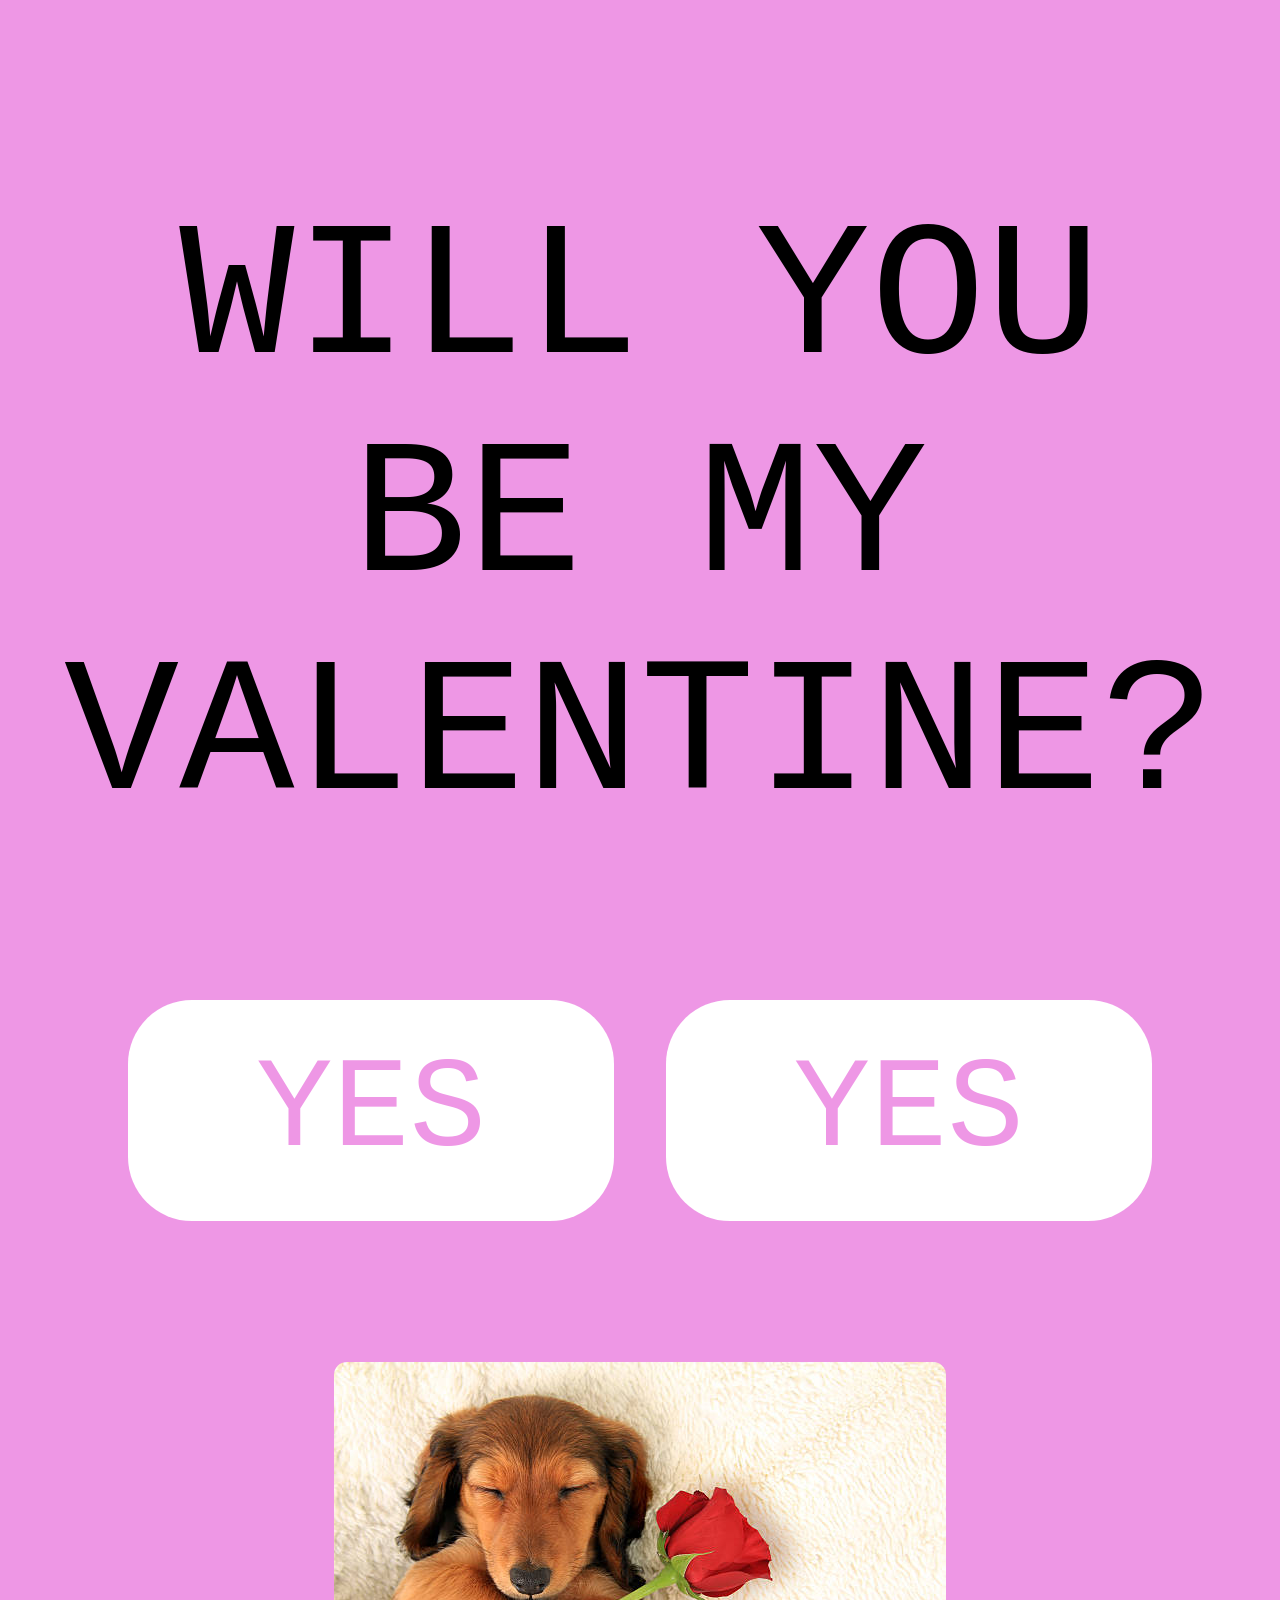
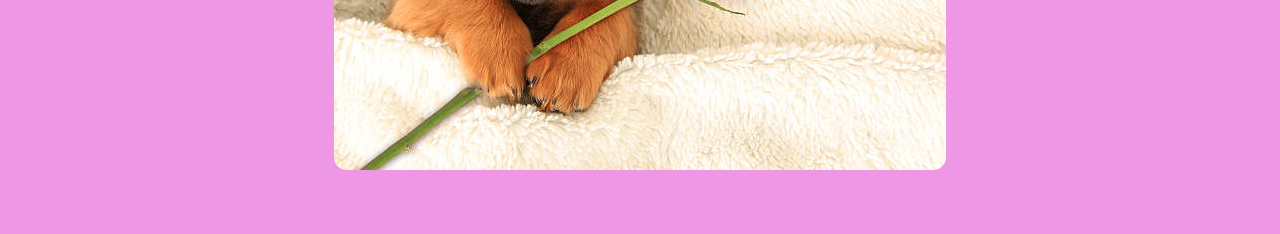
<file: index.html>
<!DOCTYPE html>
<html lang="en">
<head>
  <meta charset="UTF-8">
  <meta name="viewport" content="width=device-width, initial-scale=1.0">
  <link rel="stylesheet" href="val.css">
  <title>Valentines</title>
</head>

<body>
  <div class="container">
    <div class="question">
      <p>WILL YOU BE MY VALENTINE?</p>
    </div>
    <div class="answers">
      <a class="answer-btn" href="val2.html">YES</a>
      <a class="answer-btn" href="val2.html">YES</a>
    </div>
    <div id="photo"></div>
    <img class="jamnik-img" src="jamnik.jpeg" alt="jamnik">
  </div>
</body>
</html>
</file>
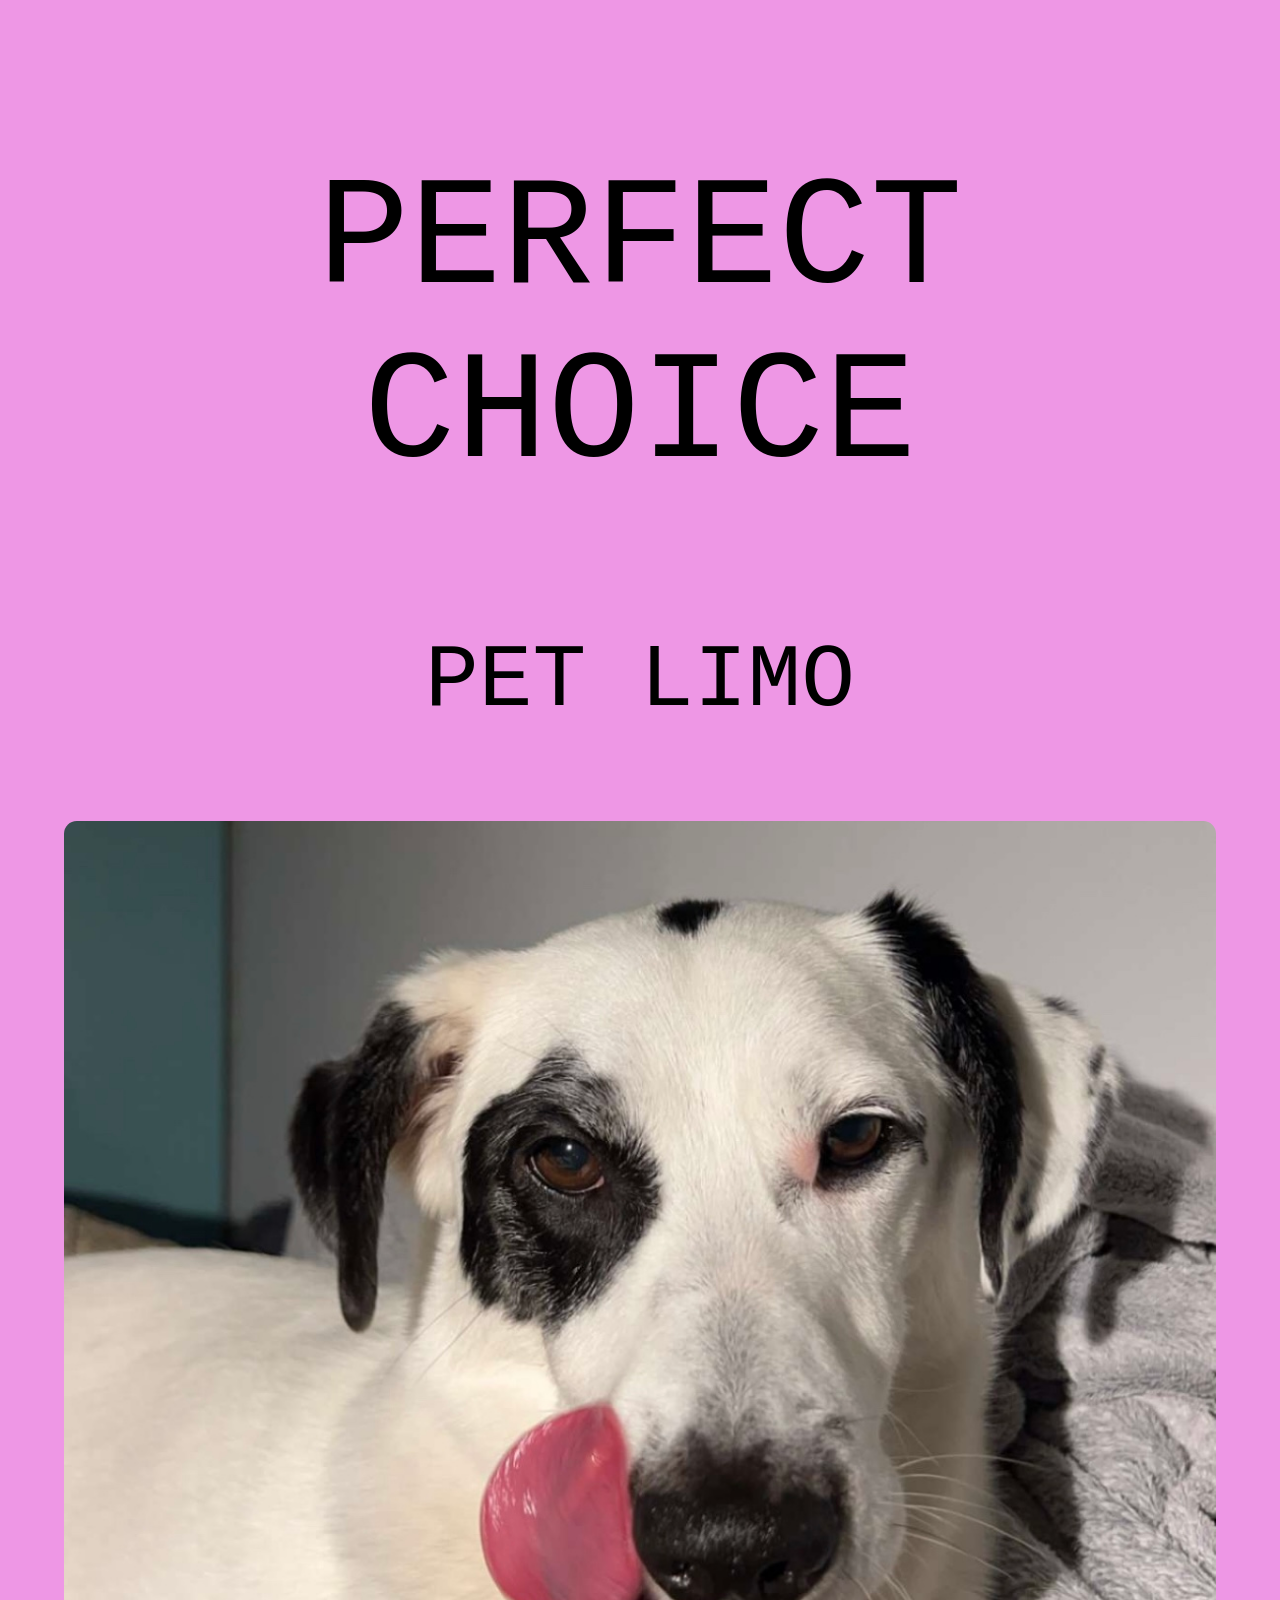
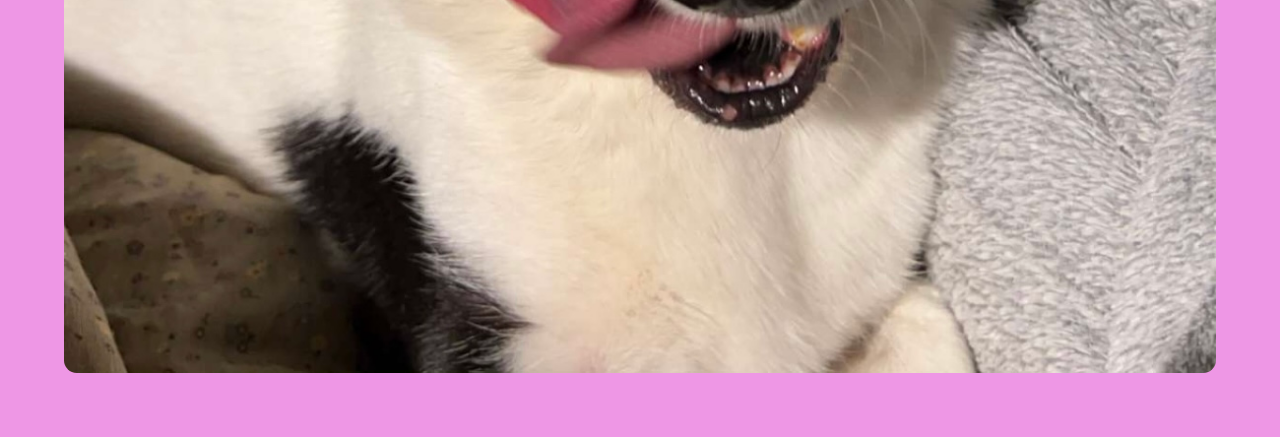
<file: val2.html>
<!DOCTYPE html>
<html lang="en">
<head>
  <meta charset="UTF-8">
  <meta name="viewport" content="width=device-width, initial-scale=1.0">
  <link rel="stylesheet" href="val.css">
  <title>Valentines</title>
</head>

<body>

    <div class="container">
      <div class="pf">
        <p>PERFECT CHOICE</p>
      </div>
      <div class="limotext">
        <p>PET LIMO</p>
      </div>
      <div class="limo-img">
        <a href='val3.html'><img class="limo-img" src="IMG_3360.jpg" alt="limo"></a>
      </div>
    </div>

    </body>
    </html>
</file>
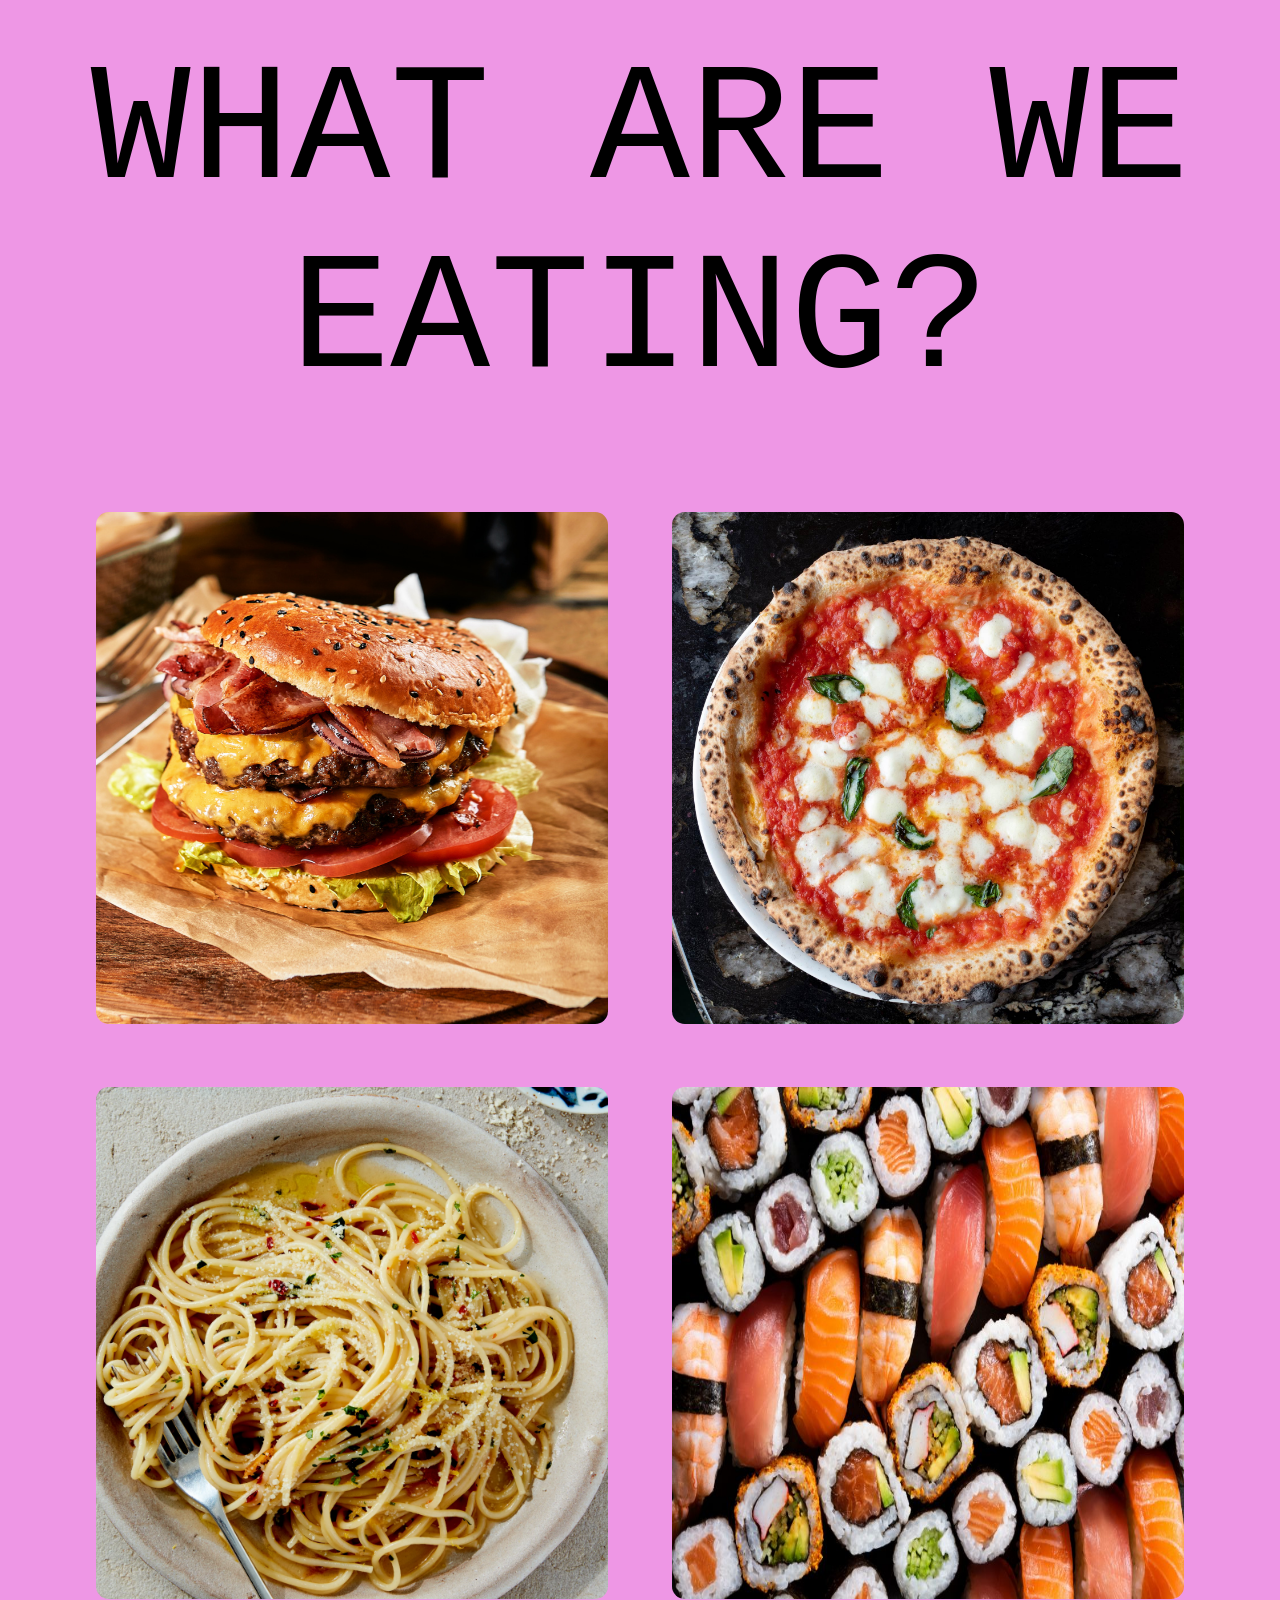
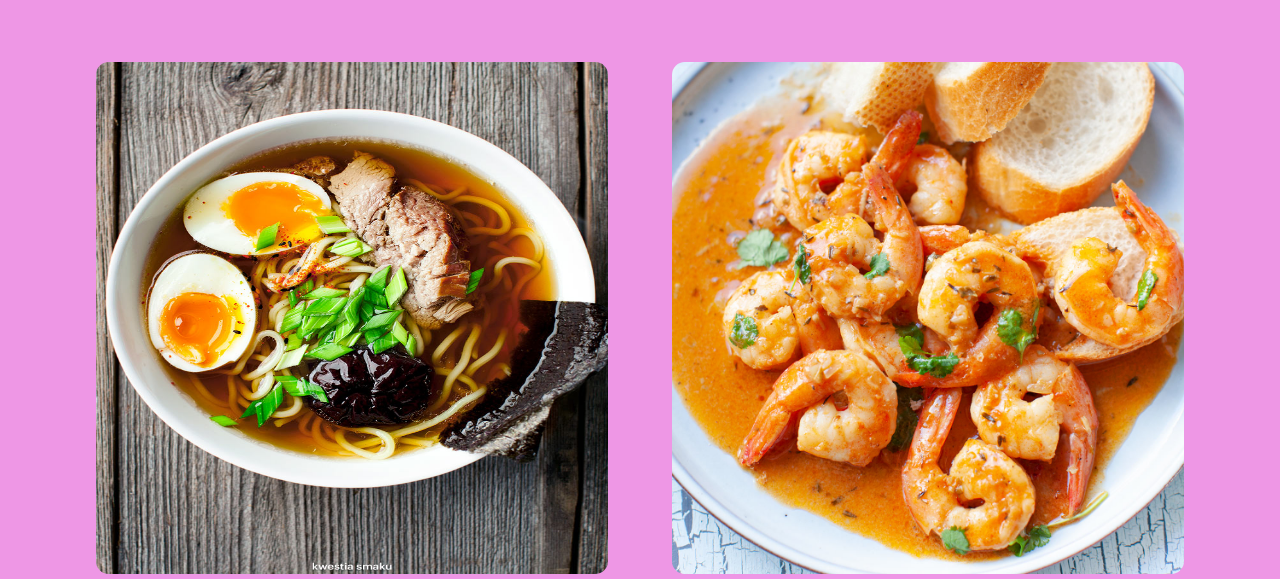
<file: val3.html>
<!DOCTYPE html>
<html lang="en">
<head>
  <meta charset="UTF-8">
  <meta name="viewport" content="width=device-width, initial-scale=1.0">
  <link rel="stylesheet" href="val.css">
  <title>Valentines</title>
</head>

<body>
    <div class="container">
    <div class="question2">
        <p>WHAT ARE WE EATING?</p>
    </div>
    <div class="picturesgallery">
        <a href="val4.html"><img src="burger.jpeg" alt="burger" class="pictures"></a> 
        <a href="val4.html"><img src="pizza.jpeg" alt="pizza" class="pictures"></a>
        <a href="val4.html"><img src="pasta.webp" alt="pasta" class="pictures"></a>
        <a href="val4.html"><img src="sushi.jpeg" alt="sushi" class="pictures"></a>
        <a href="val4.html"><img src="ramen.jpeg" alt="ramen" class="pictures"></a>
        <a href="val4.html"><img src="krewetki.jpeg" alt="krewetki" class="pictures"></a>
    </div>
    </div>
</body>
</html>
</file>
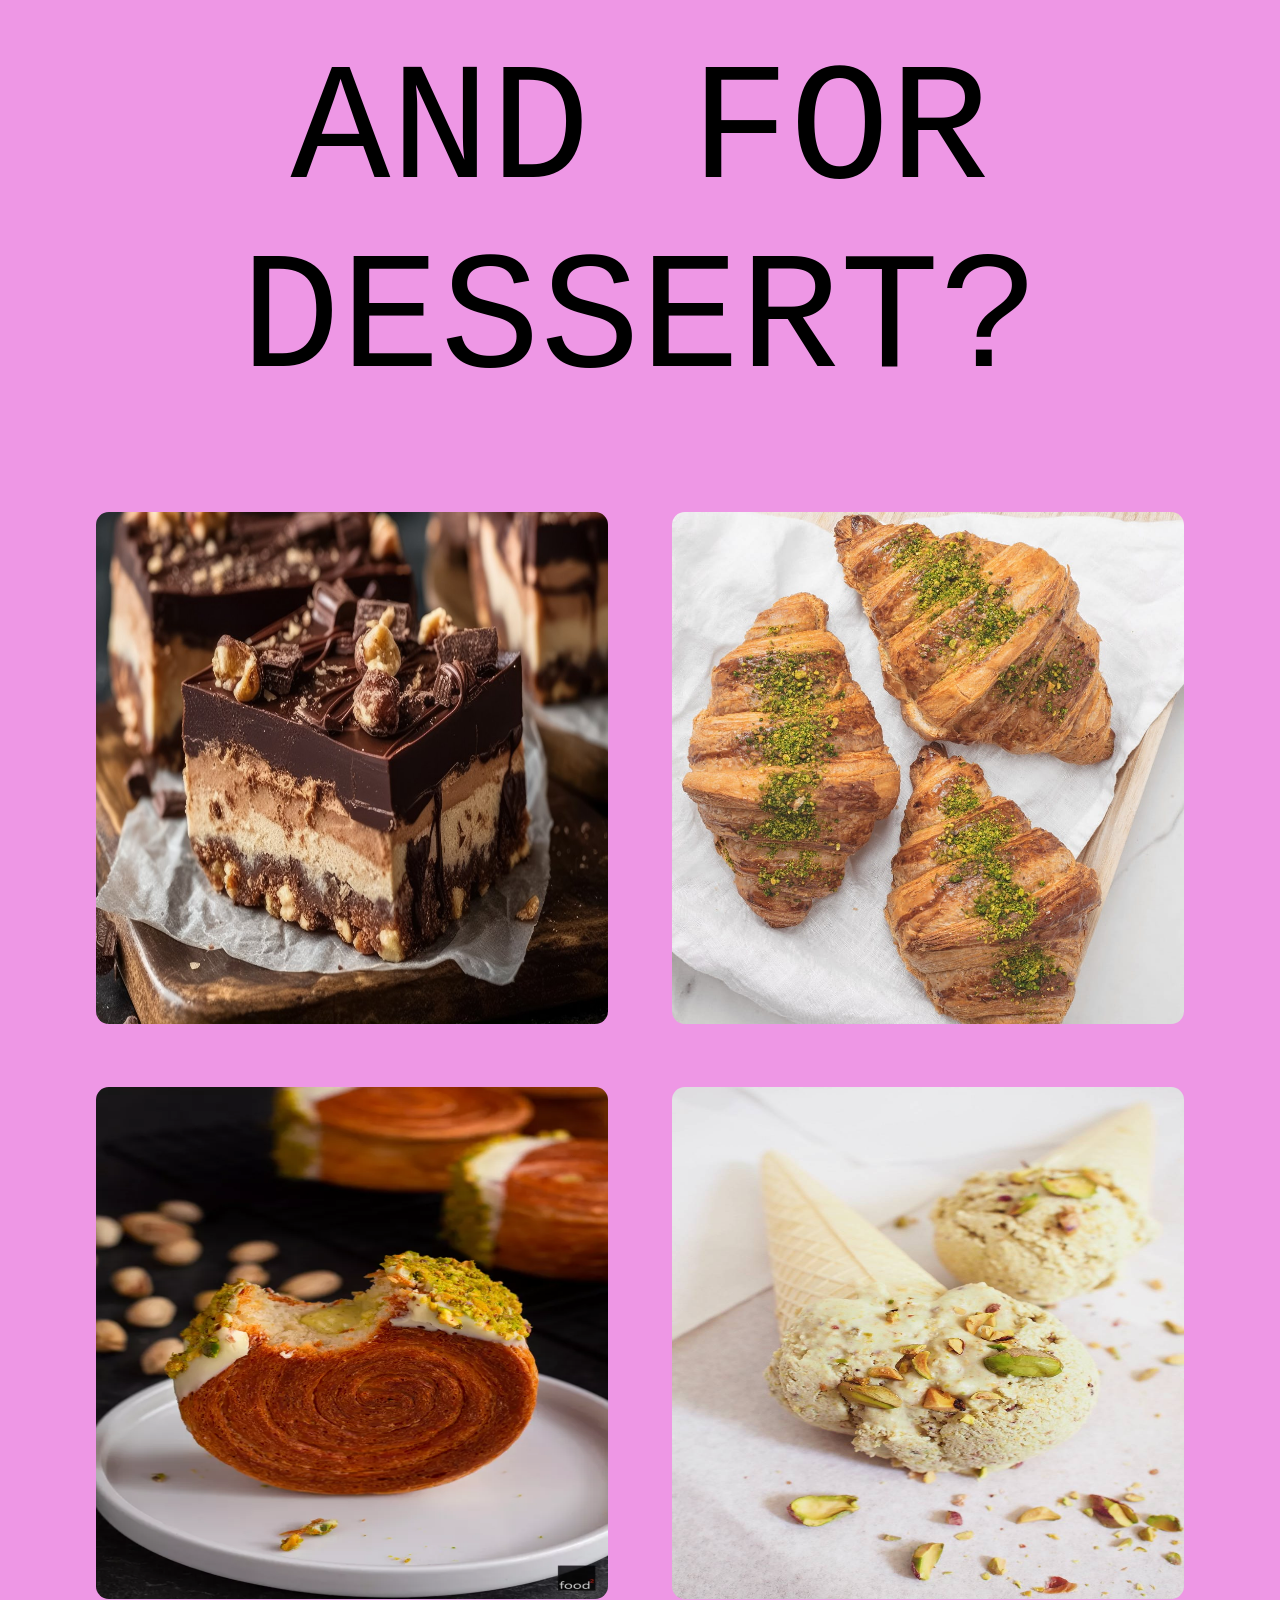
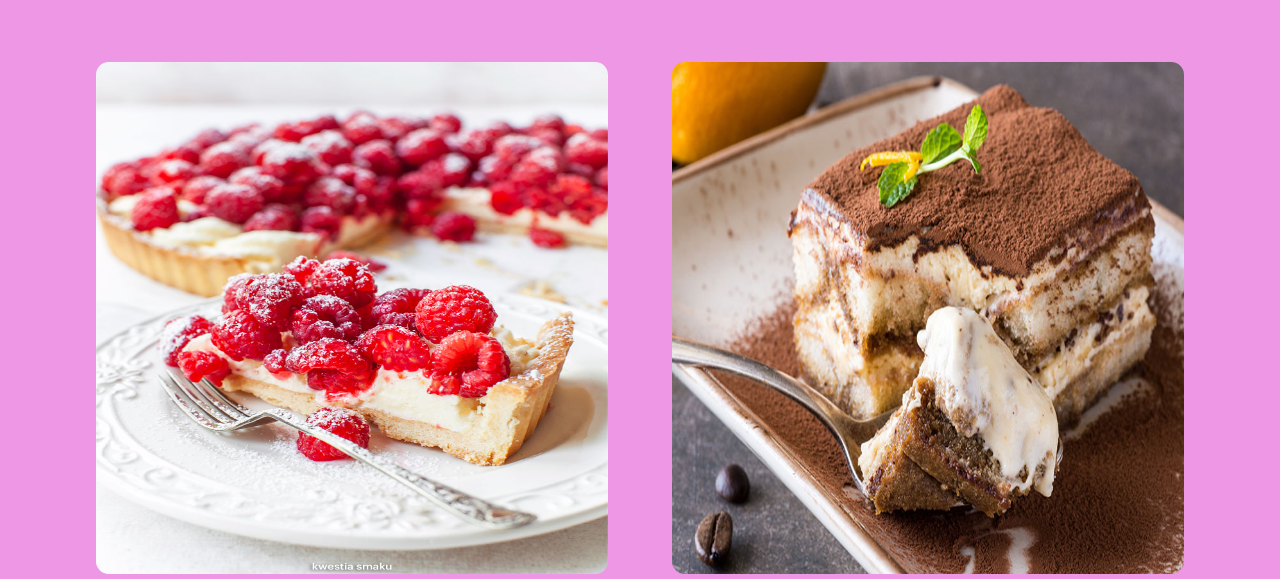
<file: val4.html>
<!DOCTYPE html>
<html lang="en">
<head>
  <meta charset="UTF-8">
  <meta name="viewport" content="width=device-width, initial-scale=1.0">
  <link rel="stylesheet" href="val.css">
  <title>Valentines</title>
</head>

<body>
    <div class="container">
    <div class="question2">
        <p>AND FOR DESSERT?</p>
    </div>
    <div class="picturesgallery">
        <a href="val5.html"><img src="ciasto.jpeg" alt="ciasto" class="pictures"></a>
        <a href="val5.html"><img src="croissant.jpeg" alt="croissant" class="pictures"></a>
        <a href="val5.html"><img src="kolko.webp" alt="kolko" class="pictures"></a>
        <a href="val5.html"><img src="lody.jpeg" alt="lody" class="pictures"></a>
        <a href="val5.html"><img src="tarta.jpeg" alt="tarta" class="pictures"></a>
        <a href="val5.html"><img src="tiramisu.jpeg" alt="tiramisu" class="pictures"></a>
    </div>
    </div>
</body>
</html>
</file>
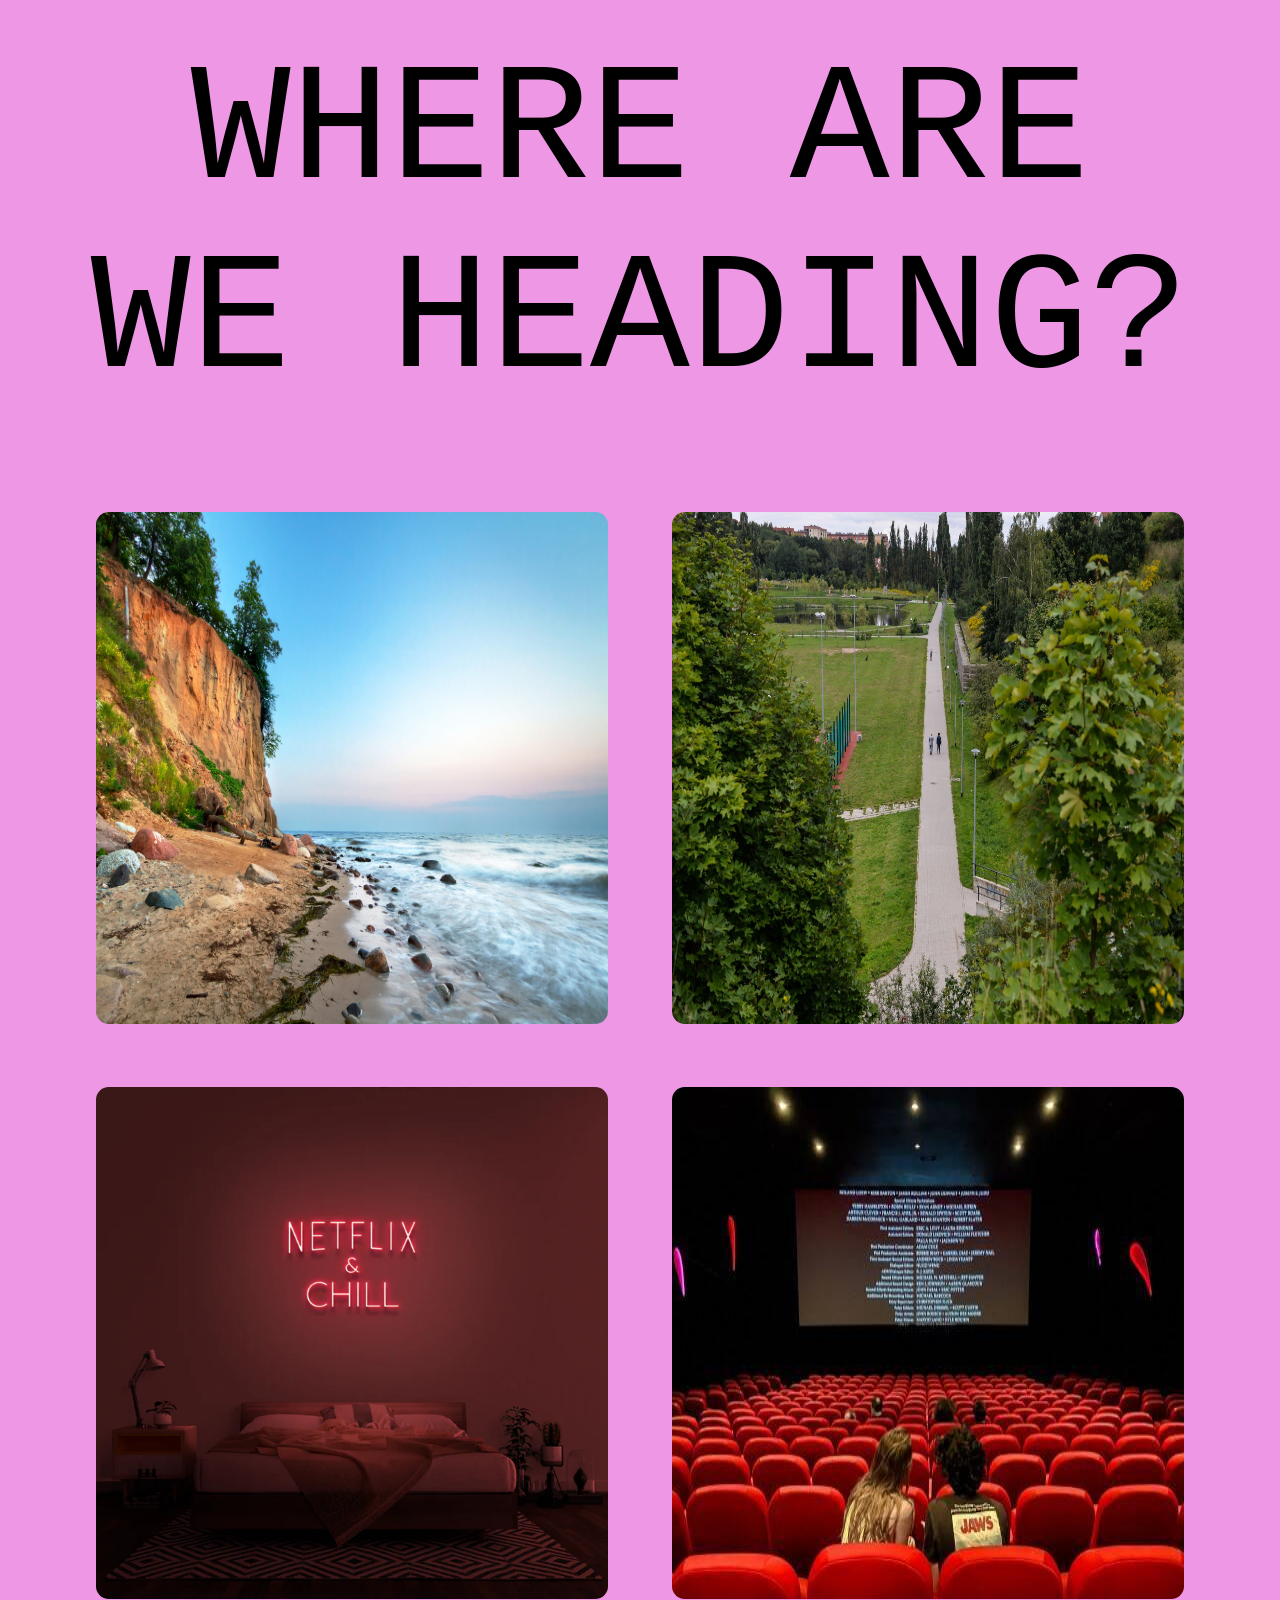
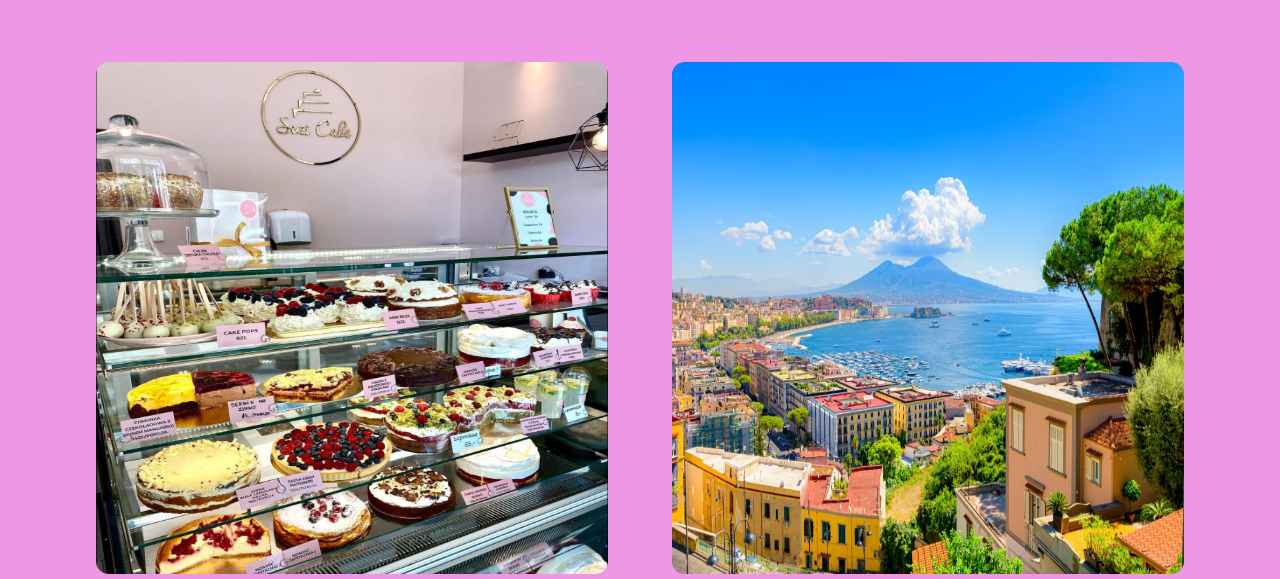
<file: val5.html>
<!DOCTYPE html>
<html lang="en">
<head>
  <meta charset="UTF-8">
  <meta name="viewport" content="width=device-width, initial-scale=1.0">
  <link rel="stylesheet" href="val.css">
  <title>Valentines</title>
</head>

<body>
    <div class="container">
    <div class="question2">
        <p>WHERE ARE WE HEADING?</p>
    </div>
    <div class="picturesgallery">
        <a href="val6.html"><img src="gdynia.jpeg" alt="gdynia" class="pictures"></a>
        <a href="val6.html"><img src="jar.jpeg" alt="jar" class="pictures"></a>
        <a href="val6.html"><img src="netflix.webp" alt="netflix" class="pictures"></a>
        <a href="val6.html"><img src="kino.jpeg" alt="kino" class="pictures"></a>
        <a href="val6.html"><img src="suzi.jpeg" alt="suzi" class="pictures"></a>
        <a href="val6.html"><img src="neapol.jpeg" alt="neapol" class="pictures"></a>
    </div>
    </div>
</body>
</html>
</file>
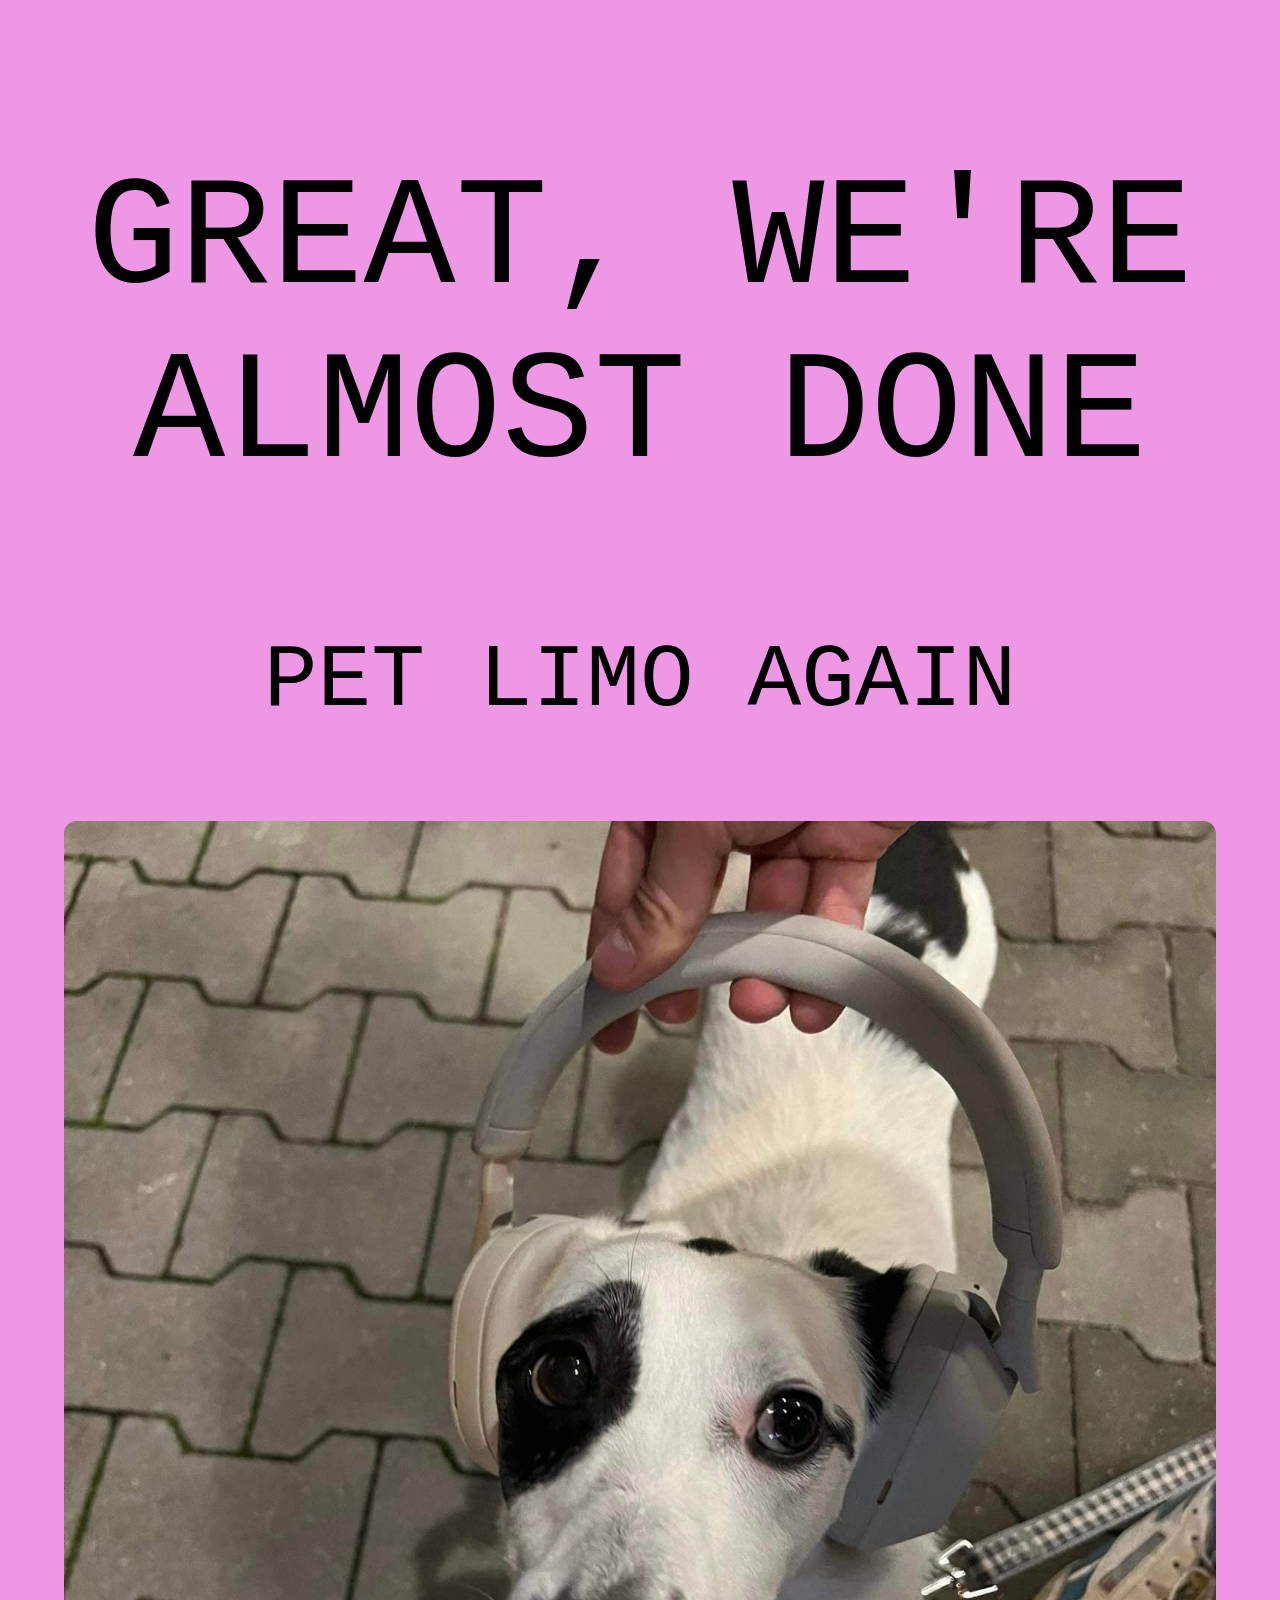
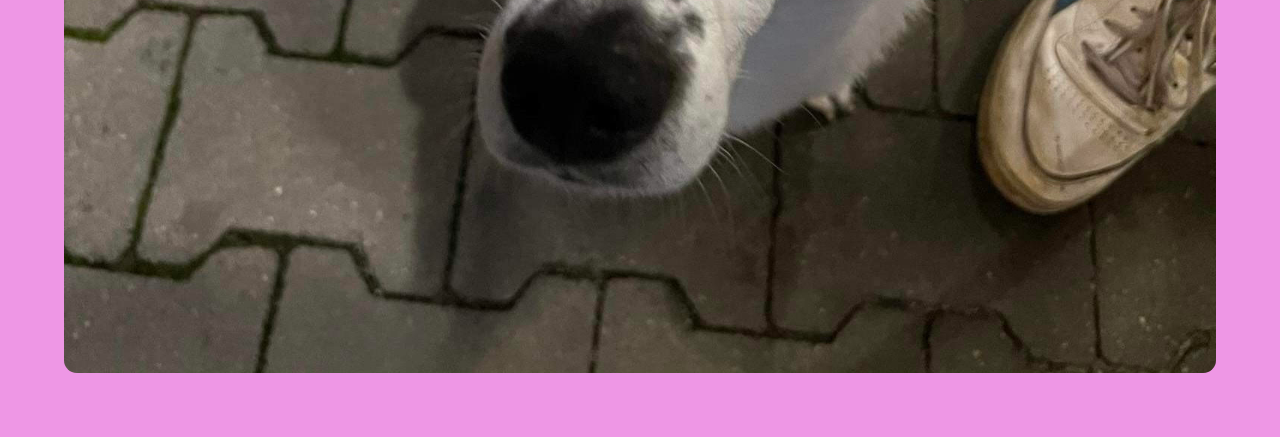
<file: val7.html>
<!DOCTYPE html>
<html lang="en">
<head>
  <meta charset="UTF-8">
  <meta name="viewport" content="width=device-width, initial-scale=1.0">
  <link rel="stylesheet" href="val.css">
  <title>Valentines</title>
</head>

<body>
    <div class="container">
        <div class="pf">
          <p>GREAT, WE'RE ALMOST DONE</p>
        </div>
        <div class="limotext">
          <p>PET LIMO AGAIN</p>
        </div>
        <div class="limo-img">
          <a href='val8.html'><img class="limo-img" src="limo2.jpeg" alt="limo2"></a>
        </div>
      </div>
</body>
</html>
</file>
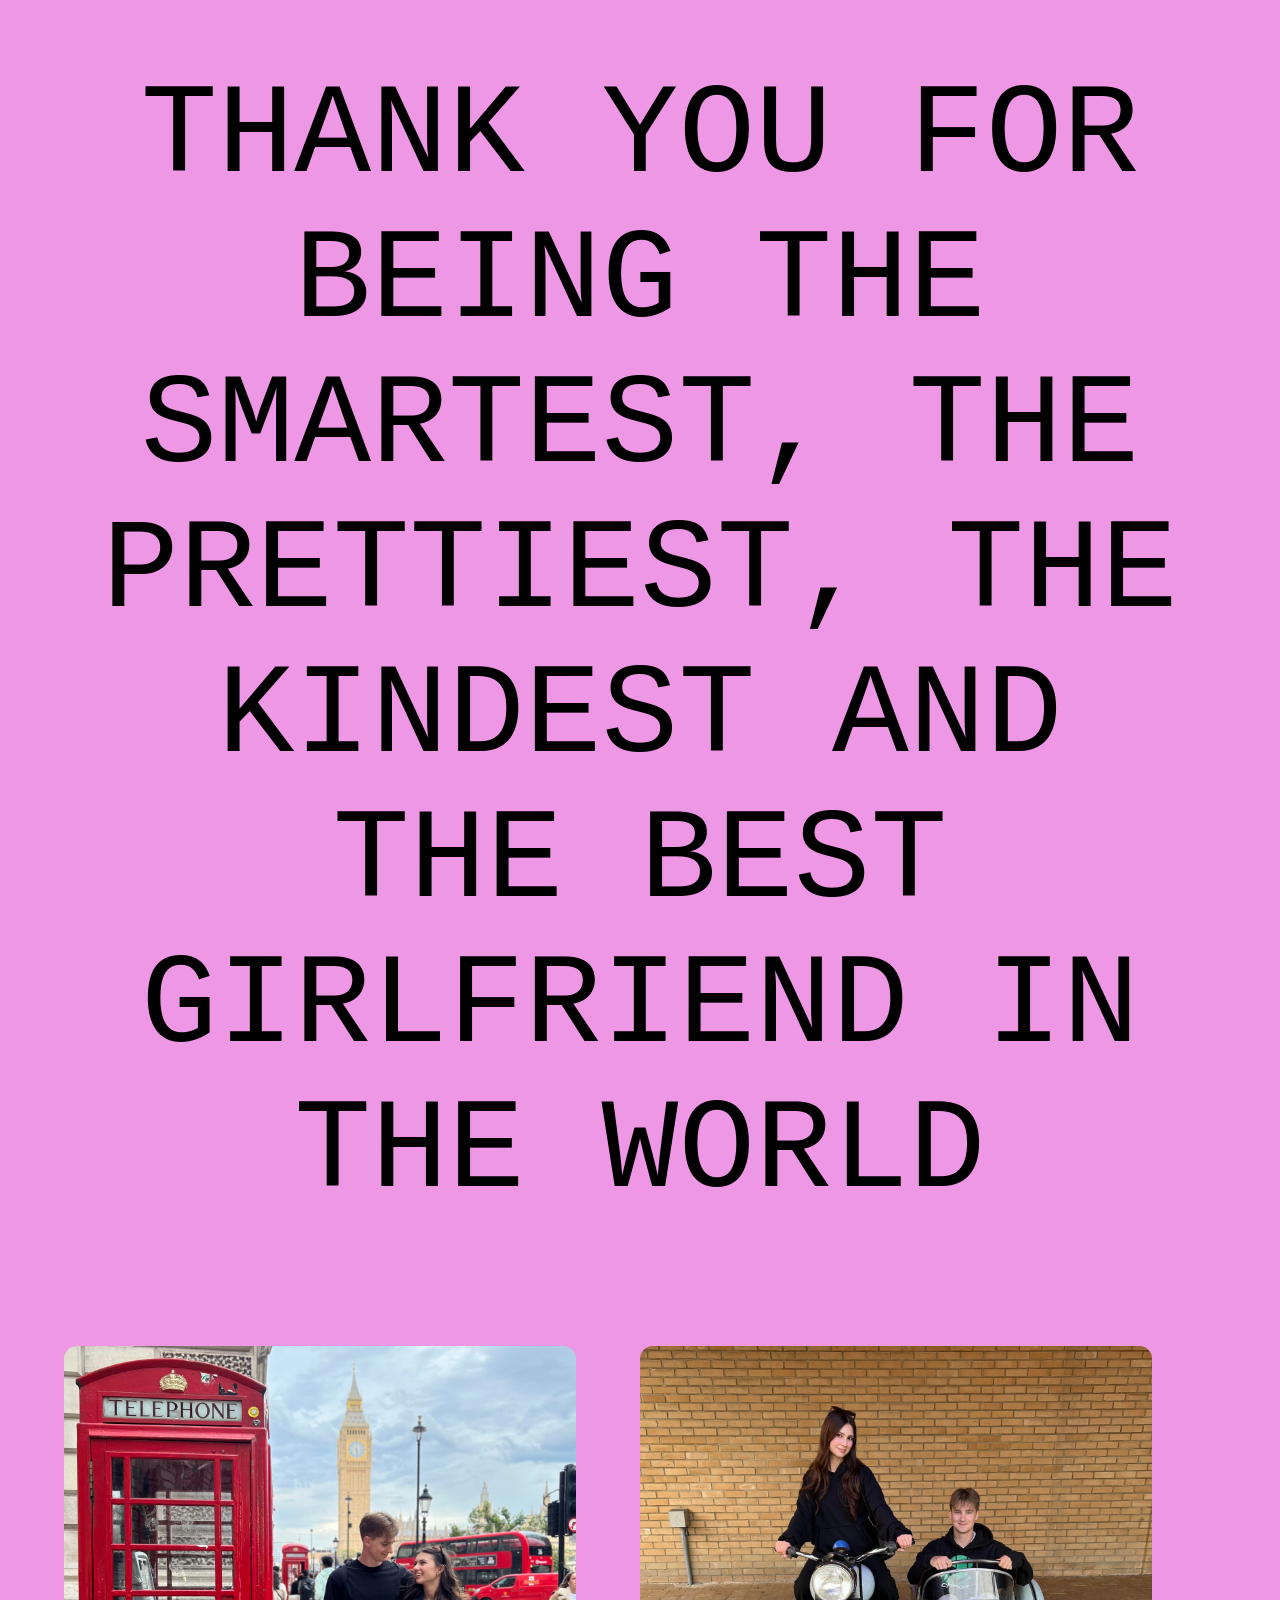
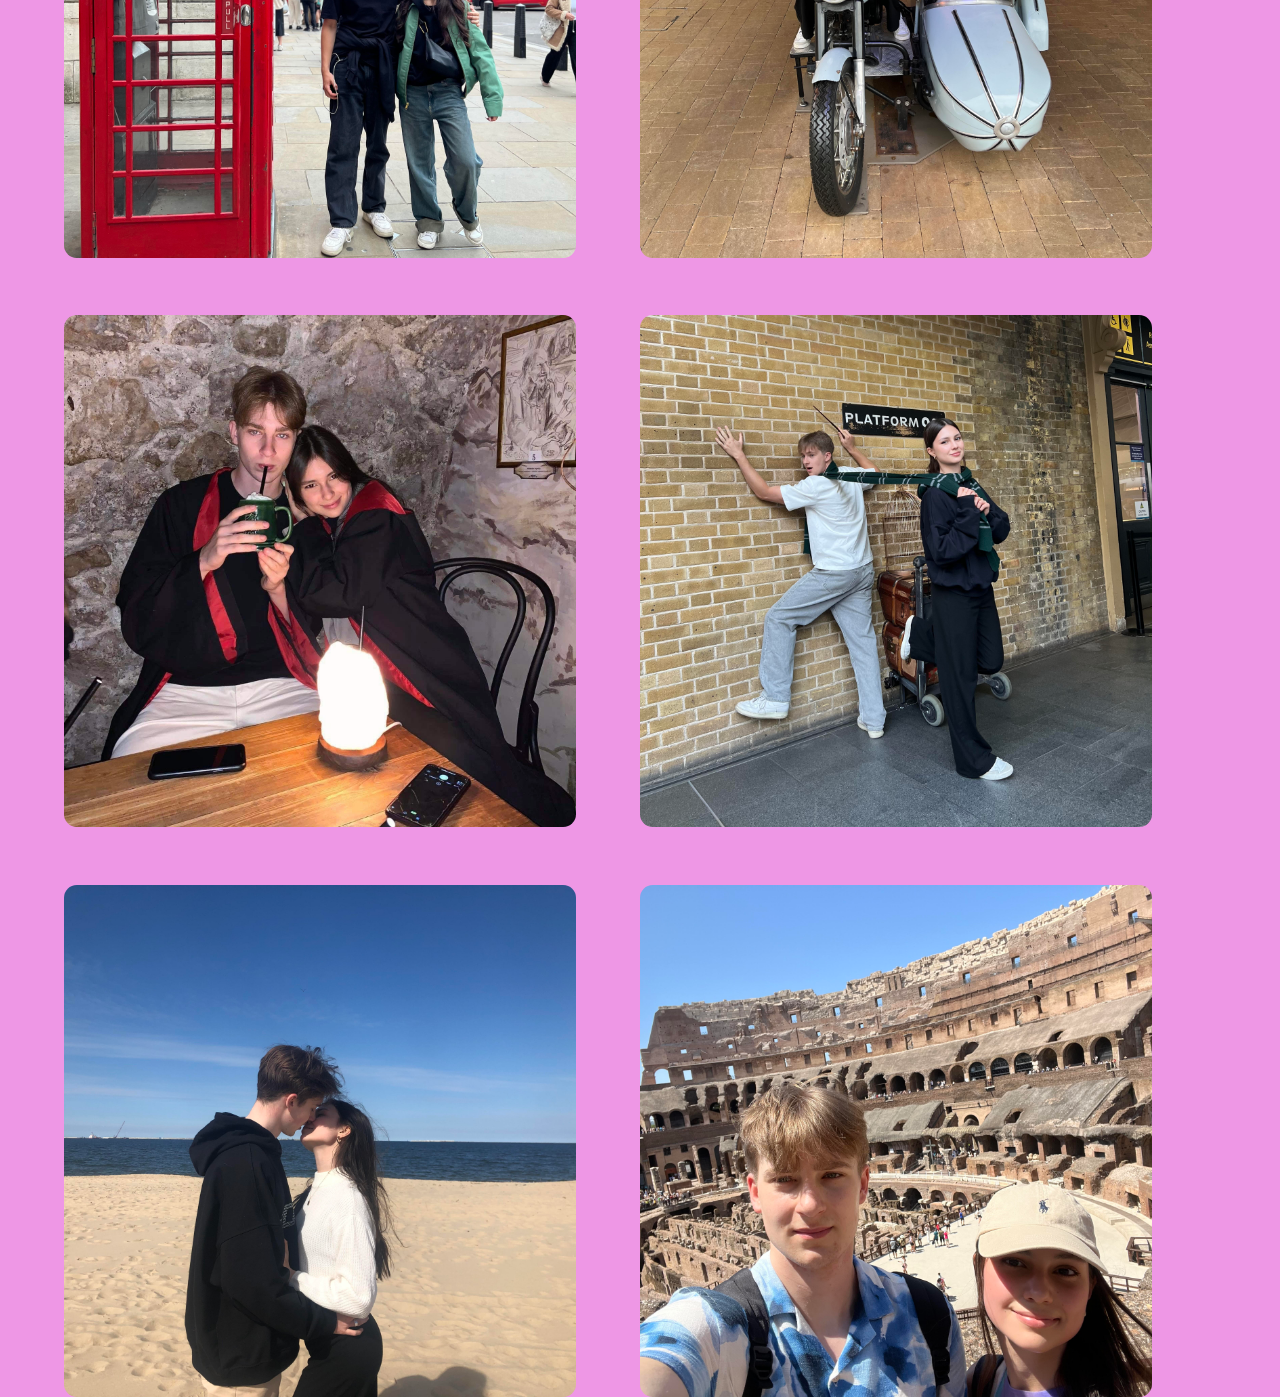
<file: val8.html>
<!DOCTYPE html>
<html lang="en">
<head>
  <meta charset="UTF-8">
  <meta name="viewport" content="width=device-width, initial-scale=1.0">
  <link rel="stylesheet" href="val.css">
  <title>Valentines</title>
</head>

<body>
    <div class="container">
    <div class="question1">
        <p>THANK YOU FOR BEING THE SMARTEST, THE PRETTIEST, THE KINDEST AND THE BEST GIRLFRIEND IN THE WORLD</p>
    </div>
    <div class="picturesgallery">
        <img src="my2.jpeg" alt="my2" class="pictures">
        <img src="my3.jpeg" alt="my3" class="pictures">
        <img src="my4.jpeg" alt="my4" class="pictures">
        <img src="my5.jpeg" alt="my5" class="pictures">
        <img src="my9.jpeg" alt="my9" class="pictures">
        <img src="my1.jpeg" alt="my1" class="pictures">
    </div>
    </div>
</body>
</html>
</file>
<file: val.css>
body {
    font-family: courier;
    margin: 0;
    padding: 0;
    background-color: #ee97e5;
  }
  .container {
    width: 90%;
    margin: auto;
    padding: 5%;
    background-color: #ee97e5;
    border-radius: 0vw;
    text-align: center;
  }
  .question {
    font-size: 15vw;
    margin-top: -5vw;
    margin-bottom: 0vw;
  }
  .question1 {
    font-size: 10vw;
    margin-top: -10vw;
    margin-bottom: 0vw;
  }
  .question2 {
    font-size: 13vw;
    margin-top: -15vw;
    margin-bottom: -10vw;
  }
  .pf {
    font-size: 12vw;
    margin-top: -5vw;
    margin-bottom: -2vw;
  }
  .limotext {
    font-size: 7vw;
    margin-top: 0vw;
    margin-bottom: 0vw;
  }
  .answers {
    display: flex;
    flex-direction: row;
    justify-content: center;
    margin-top: -5vw;
    margin-bottom: 1vw;
  }
  .answer-btn {
    padding: 3vw 1vw;
    margin: 2vw;
    background-color: #fff;
    color: #ee97e5;
    font-size: 10vw;
    text-decoration: none;
    border: none;
    cursor: pointer;
    border-radius: 5vw;
    width: 40%;
    max-width: 40vw;
    margin-bottom: 10vw;
  }
  .answer-btn:hover {
    opacity: 90%;
    background-color: #f4f4f4;
  }
  .limo-img {
    max-width: 100%;
    height: auto;
    display: block;
    margin: auto;
    border-radius: 1vw;
  }
  .jamnik-img {
    max-width: 100%;
    height: auto;
    display: block;
    margin: auto;
    border-radius: 1vw;
  }
  .buttons {
    display: flex;
    flex-direction: row;
    justify-content: center;
    margin-top: -4vw;
    margin-bottom: 1vw;
  }
  .buttons-btn {
    padding: 1vw 1vw;
    margin: 2vw;
    background-color: #fff;
    color: #ee97e5;
    font-size: 2vw;
    text-decoration: none;
    border: none;
    cursor: pointer;
    border-radius: 2vw;
    width: 40%;
    max-width: 15vw;
  }
  .buttons-btn:hover {
    opacity: 90%;
    background-color: #f4f4f4;
  }
  .picturesgallery
{
    margin-top: -5vw;
    display:grid; 
    grid-template-columns: repeat(2,1fr);
    margin-bottom: -15vw;
}

.pictures
{
    height: 40vw;
    width: 40vw;
    margin-top: 10%;
    border-radius: 1vw;
}
</file>
